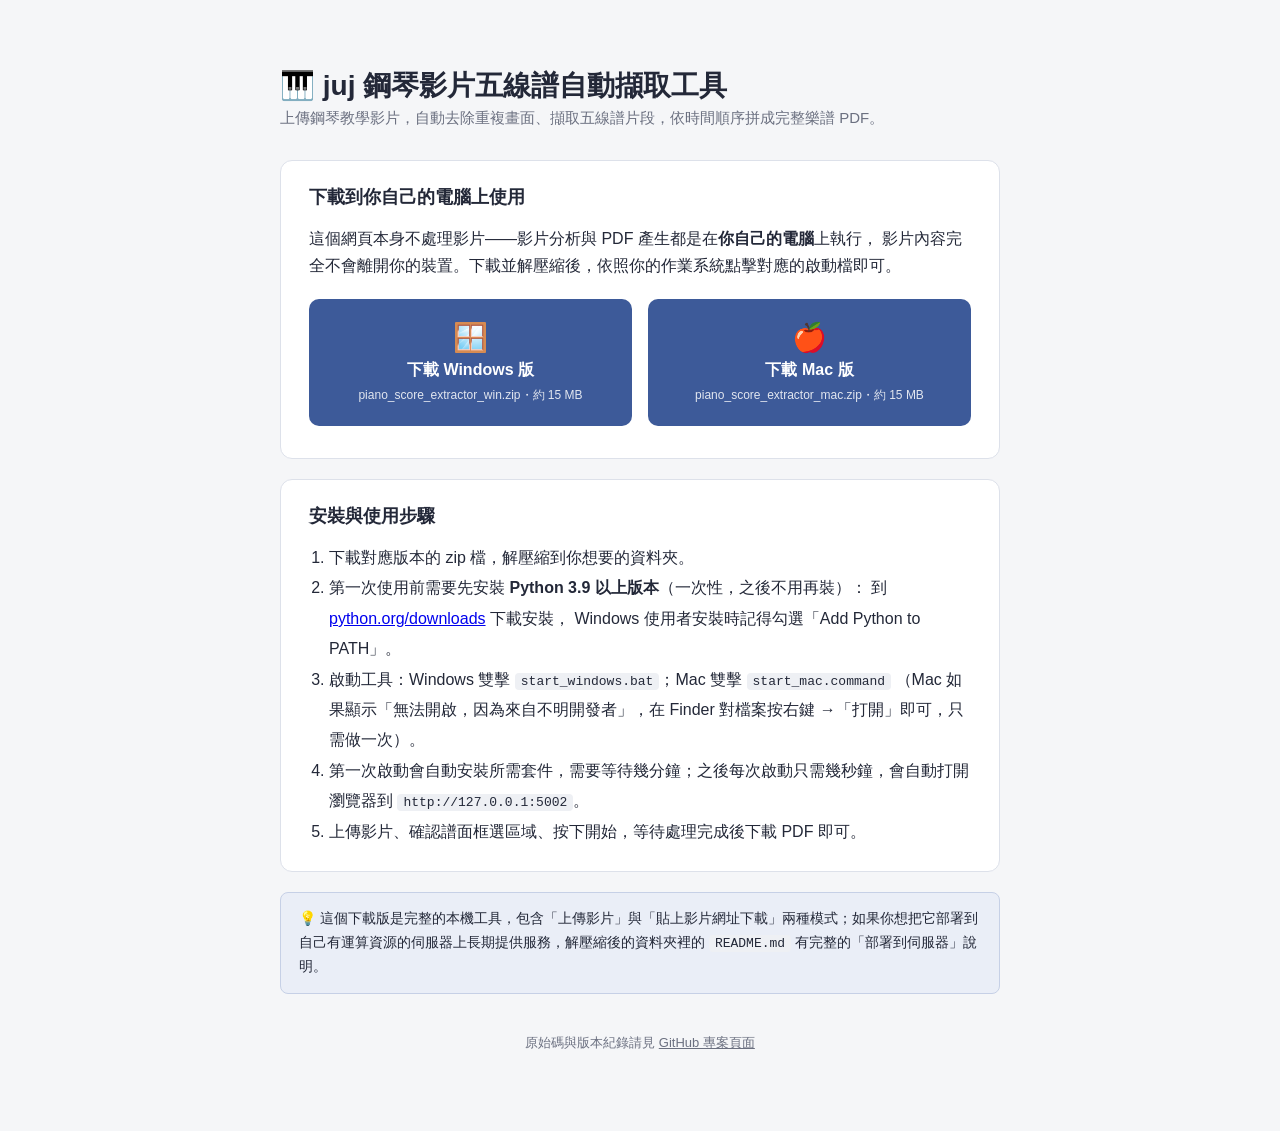
<file: site/index.html>
<!doctype html>
<html lang="zh-Hant">
<head>
<meta charset="utf-8">
<meta name="viewport" content="width=device-width, initial-scale=1">
<title>juj 鋼琴影片五線譜自動擷取工具</title>
<style>
  :root {
    --bg: #f5f6f8;
    --card: #ffffff;
    --accent: #3d5a99;
    --accent-dark: #2d4478;
    --text: #232838;
    --muted: #6b7080;
    --border: #dde1ea;
  }
  * { box-sizing: border-box; }
  body {
    margin: 0;
    font-family: -apple-system, "Segoe UI", "PingFang TC", "Microsoft JhengHei", sans-serif;
    background: var(--bg);
    color: var(--text);
  }
  .wrap { max-width: 760px; margin: 0 auto; padding: 48px 20px 80px; }
  h1 { font-size: 28px; margin-bottom: 4px; }
  .sub { color: var(--muted); margin-top: 0; margin-bottom: 32px; font-size: 15px; }
  .card {
    background: var(--card);
    border: 1px solid var(--border);
    border-radius: 12px;
    padding: 24px 28px;
    margin-bottom: 20px;
  }
  .card h2 { margin-top: 0; font-size: 18px; }
  .card p { line-height: 1.7; color: var(--text); }
  .downloads {
    display: grid;
    grid-template-columns: 1fr 1fr;
    gap: 16px;
    margin: 20px 0 8px;
  }
  @media (max-width: 560px) {
    .downloads { grid-template-columns: 1fr; }
  }
  .dl-btn {
    display: flex;
    flex-direction: column;
    align-items: center;
    justify-content: center;
    gap: 6px;
    background: var(--accent);
    color: white;
    text-decoration: none;
    border-radius: 10px;
    padding: 22px 16px;
    font-size: 16px;
    font-weight: 600;
    transition: background 0.15s;
  }
  .dl-btn:hover { background: var(--accent-dark); }
  .dl-btn .icon { font-size: 28px; }
  .dl-btn .size { font-size: 12px; font-weight: 400; opacity: 0.85; }
  .steps {
    margin: 0;
    padding-left: 20px;
    line-height: 1.9;
    color: var(--text);
  }
  .note {
    background: #eaeef7;
    border: 1px solid #c6d0e6;
    border-radius: 8px;
    padding: 14px 18px;
    font-size: 14px;
    color: var(--text);
    line-height: 1.7;
  }
  code {
    background: #eef0f4;
    padding: 1px 6px;
    border-radius: 4px;
    font-size: 13px;
  }
  footer {
    text-align: center;
    color: var(--muted);
    font-size: 13px;
    margin-top: 40px;
  }
  footer a { color: var(--muted); }
</style>
</head>
<body>
  <div class="wrap">
    <h1>🎹 juj 鋼琴影片五線譜自動擷取工具</h1>
    <p class="sub">上傳鋼琴教學影片，自動去除重複畫面、擷取五線譜片段，依時間順序拼成完整樂譜 PDF。</p>

    <div class="card">
      <h2>下載到你自己的電腦上使用</h2>
      <p>
        這個網頁本身不處理影片——影片分析與 PDF 產生都是在<strong>你自己的電腦</strong>上執行，
        影片內容完全不會離開你的裝置。下載並解壓縮後，依照你的作業系統點擊對應的啟動檔即可。
      </p>
      <div class="downloads">
        <a class="dl-btn" href="https://github.com/juj58612/juj-piano-tab-extractor-tool/releases/download/v1.0/piano_score_extractor_win.zip">
          <span class="icon">🪟</span>
          <span>下載 Windows 版</span>
          <span class="size">piano_score_extractor_win.zip・約 15 MB</span>
        </a>
        <a class="dl-btn" href="https://github.com/juj58612/juj-piano-tab-extractor-tool/releases/download/v1.0/piano_score_extractor_mac.zip">
          <span class="icon">🍎</span>
          <span>下載 Mac 版</span>
          <span class="size">piano_score_extractor_mac.zip・約 15 MB</span>
        </a>
      </div>
    </div>

    <div class="card">
      <h2>安裝與使用步驟</h2>
      <ol class="steps">
        <li>下載對應版本的 zip 檔，解壓縮到你想要的資料夾。</li>
        <li>
          第一次使用前需要先安裝 <strong>Python 3.9 以上版本</strong>（一次性，之後不用再裝）：
          到 <a href="https://www.python.org/downloads/" target="_blank" rel="noopener">python.org/downloads</a> 下載安裝，
          Windows 使用者安裝時記得勾選「Add Python to PATH」。
        </li>
        <li>
          啟動工具：Windows 雙擊 <code>start_windows.bat</code>；Mac 雙擊 <code>start_mac.command</code>
          （Mac 如果顯示「無法開啟，因為來自不明開發者」，在 Finder 對檔案按右鍵 →「打開」即可，只需做一次）。
        </li>
        <li>第一次啟動會自動安裝所需套件，需要等待幾分鐘；之後每次啟動只需幾秒鐘，會自動打開瀏覽器到 <code>http://127.0.0.1:5002</code>。</li>
        <li>上傳影片、確認譜面框選區域、按下開始，等待處理完成後下載 PDF 即可。</li>
      </ol>
    </div>

    <div class="note">
      💡 這個下載版是完整的本機工具，包含「上傳影片」與「貼上影片網址下載」兩種模式；如果你想把它部署到自己有運算資源的伺服器上長期提供服務，解壓縮後的資料夾裡的 <code>README.md</code> 有完整的「部署到伺服器」說明。
    </div>

    <footer>
      原始碼與版本紀錄請見 <a href="https://github.com/juj58612/juj-piano-tab-extractor-tool" target="_blank" rel="noopener">GitHub 專案頁面</a>
    </footer>
  </div>
</body>
</html>
</file>
